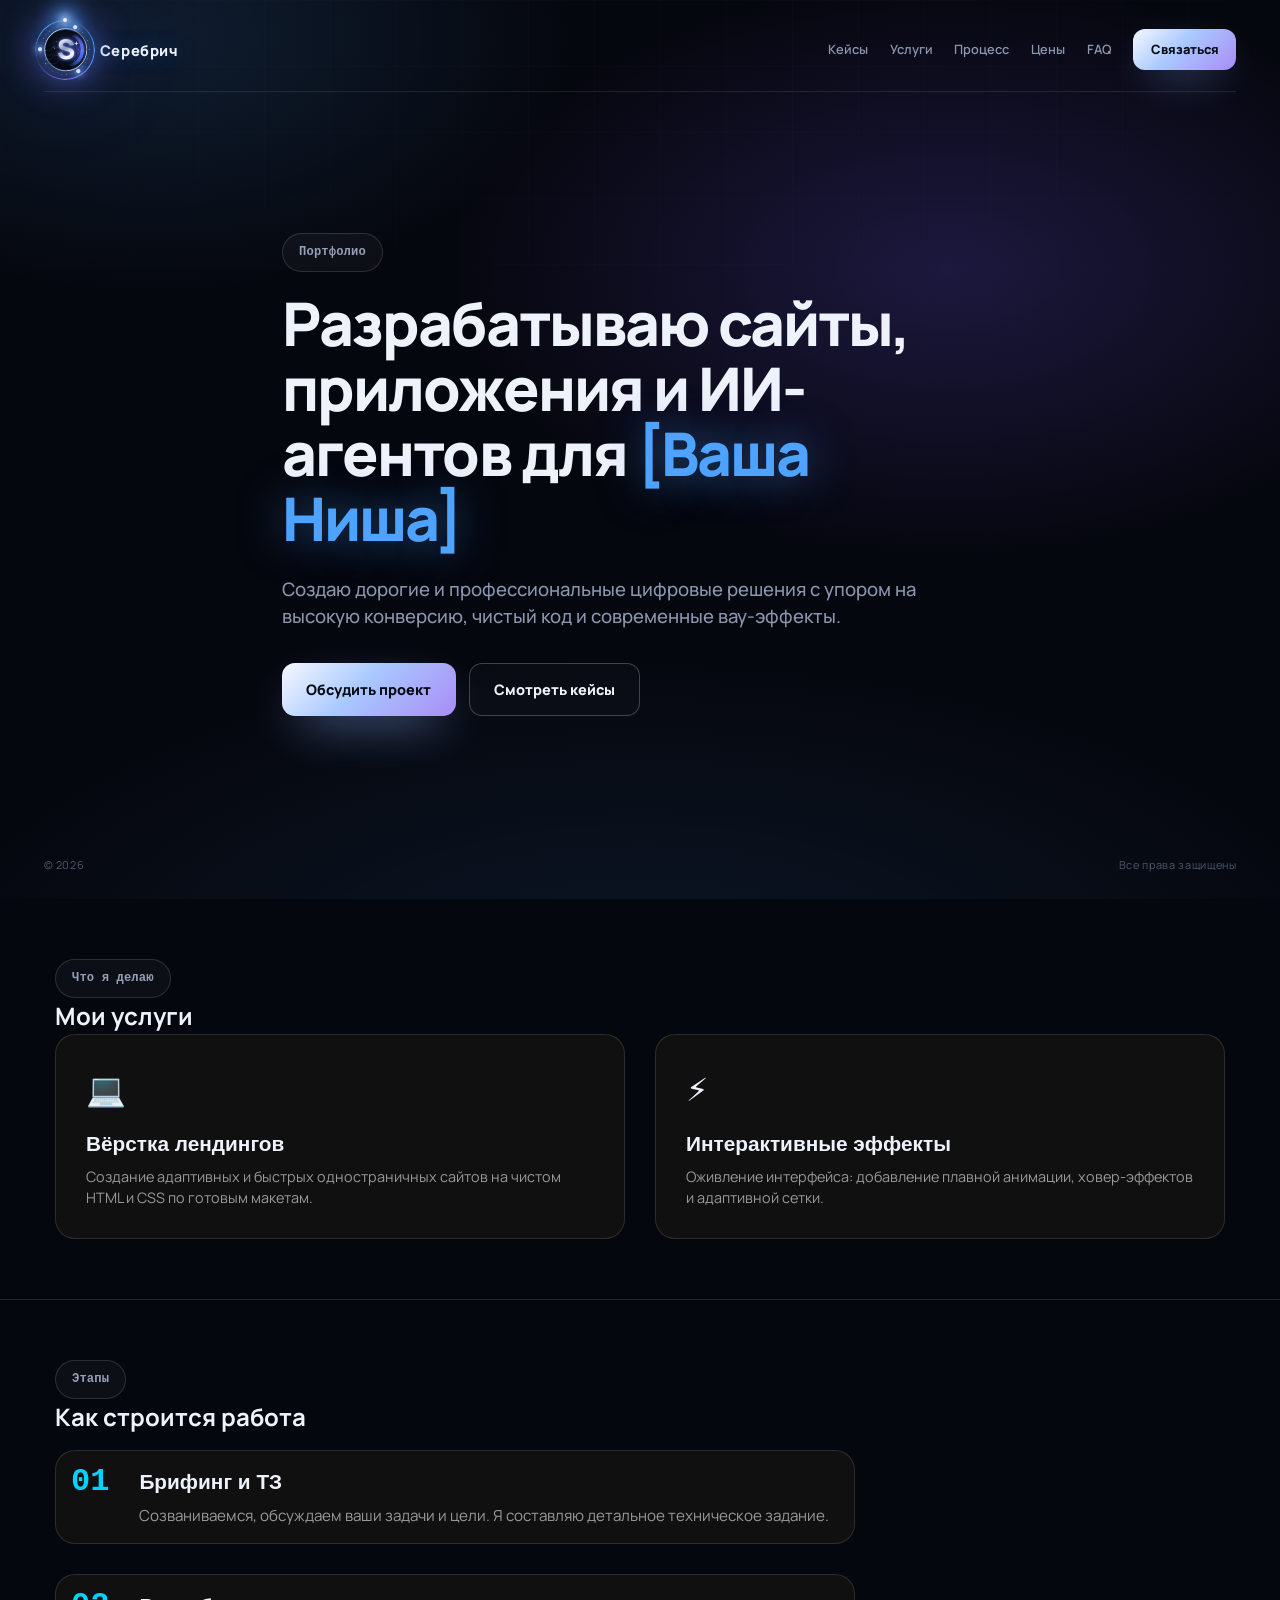
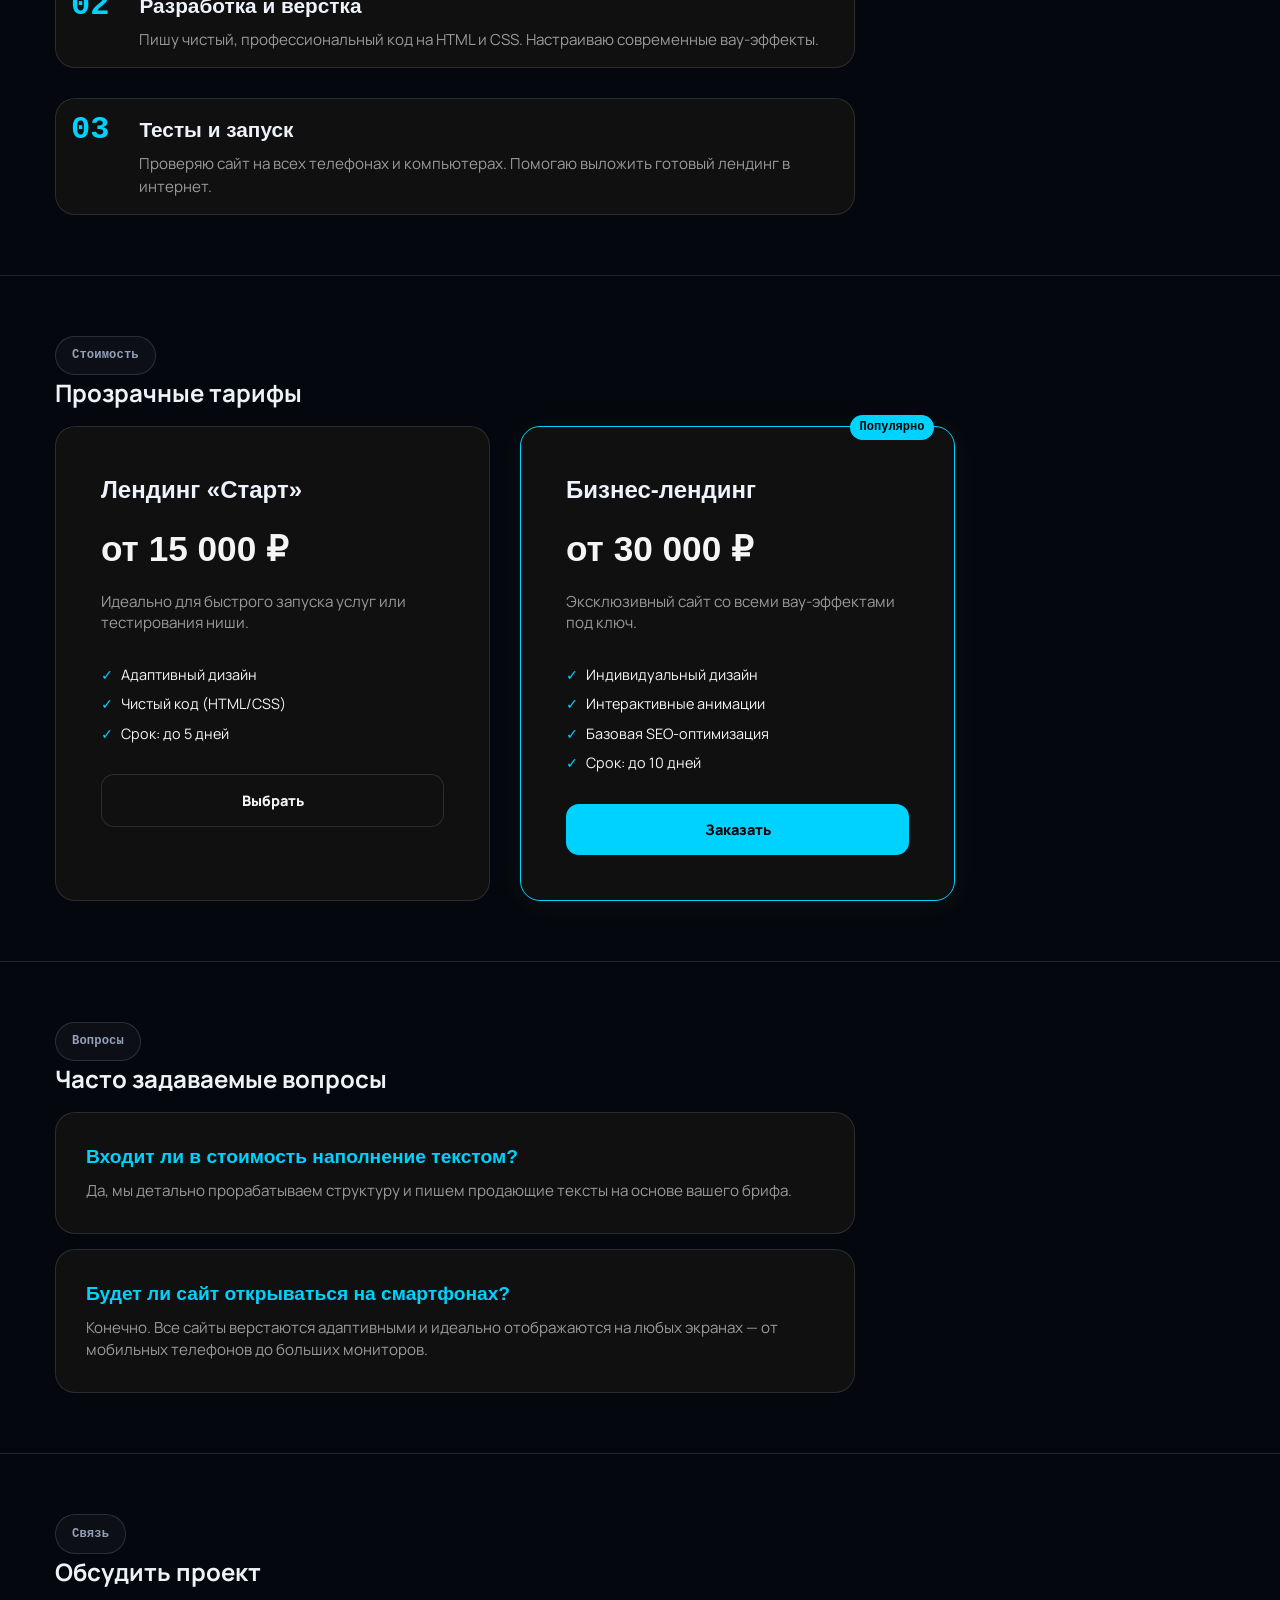
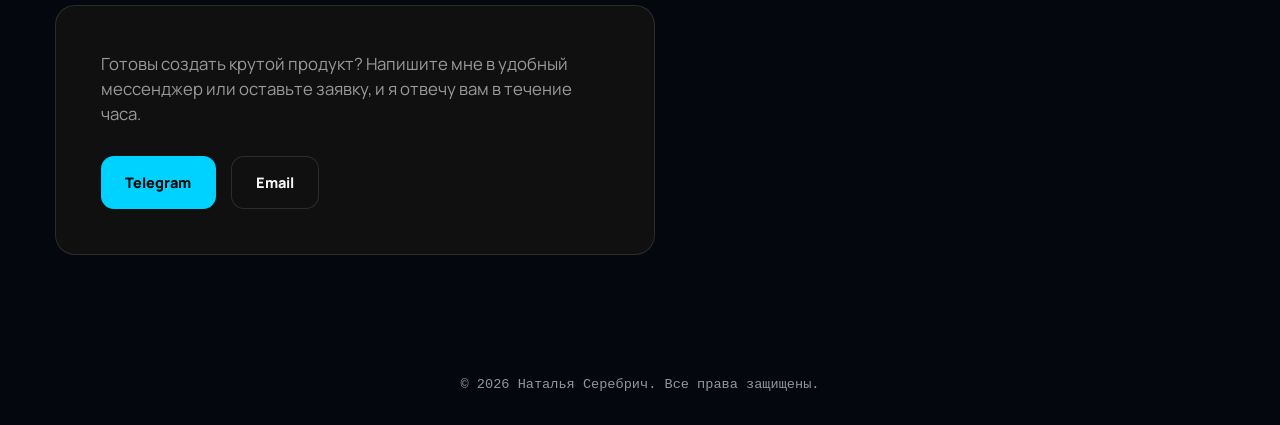
<file: index.html>
<!DOCTYPE html>
<html lang="ru">
<head>
<meta charset="UTF-8">
<meta name="viewport" content="width=device-width, initial-scale=1">
<title>Серебрич — первый экран</title>
<link rel="preconnect" href="https://fonts.googleapis.com">
<link rel="preconnect" href="https://fonts.gstatic.com" crossorigin>
<link href="https://fonts.googleapis.com/css2?family=Manrope:wght@400;500;600;700;800&display=swap" rel="stylesheet">
<link rel="stylesheet" href="style.css">
<style>
*{box-sizing:border-box}
html,body{margin:0}
body{
  min-height:100vh;background:#05070e;color:#eef2fb;
  font-family:'Manrope',system-ui,-apple-system,'Segoe UI',sans-serif;
  -webkit-font-smoothing:antialiased;
  display:flex;flex-direction:column;
  overflow-x:hidden;
}
.defs{position:absolute;width:0;height:0;overflow:hidden}

/* ============ ФОН: свет и сетка ============ */
.page{position:relative;isolation:isolate;flex:1;display:flex;flex-direction:column;
      padding:clamp(18px,2.2vw,34px) clamp(20px,3.4vw,64px) clamp(16px,2vw,28px)}
.page::before{
  content:"";position:absolute;inset:0;z-index:-2;
  background:
    radial-gradient(56% 46% at 74% 30%, rgba(122,92,255,.20), transparent 70%),
    radial-gradient(46% 40% at 12% 4%,  rgba(77,163,255,.14), transparent 72%),
    radial-gradient(80% 52% at 50% 110%, rgba(77,163,255,.10), transparent 72%),
    #05070e;
}
.page::after{
  content:"";position:absolute;inset:0;z-index:-1;opacity:.5;pointer-events:none;
  background-image:
    linear-gradient(rgba(255,255,255,.030) 1px,transparent 1px),
    linear-gradient(90deg,rgba(255,255,255,.030) 1px,transparent 1px);
  background-size:66px 66px;
  -webkit-mask-image:radial-gradient(120% 80% at 50% 0%,#000 10%,transparent 74%);
          mask-image:radial-gradient(120% 80% at 50% 0%,#000 10%,transparent 74%);
}

/* ============ ШАПКА (из нашего варианта) ============ */
.hd{
  display:flex;align-items:center;justify-content:space-between;gap:18px;
  padding-bottom:clamp(12px,1.5vw,20px);border-bottom:1px solid rgba(255,255,255,.09);
  position:relative;z-index:3;
}
.brandchip{display:flex;align-items:center;gap:clamp(11px,1vw,17px);min-width:0}
.brand{
  font-size:clamp(14px,1.15vw,16px);font-weight:800;letter-spacing:.04em;color:#eef2fb;
  text-decoration:none;white-space:nowrap;text-shadow:0 0 22px rgba(77,163,255,.35);
}
.nav{display:flex;align-items:center;gap:clamp(11px,1.7vw,26px)}
.nav a{color:#8b95ad;font-size:clamp(12px,1vw,14px);font-weight:600;text-decoration:none;transition:color .2s;white-space:nowrap}
.nav a:hover{color:#fff}
.nav .cta{
  padding:clamp(8px,.85vw,11px) clamp(14px,1.4vw,22px);border-radius:12px;color:#060b18;font-weight:800;
  background:linear-gradient(135deg,#f4f8ff,#a9c8ff 45%,#a98cf5);
  box-shadow:0 14px 40px -16px rgba(140,175,255,.95);
}

/* ============ ЗНАК: логотип неподвижен, кольца вращаются ============ */
.med{
  position:relative;display:grid;place-items:center;width:var(--core);height:var(--core);flex:none;
  --o:calc(var(--core) * .075);--oo:calc(var(--core) * .185);
}
.med__halo{
  position:absolute;inset:calc(var(--core) * -.42);border-radius:50%;
  background:radial-gradient(circle,rgba(77,163,255,.22),rgba(122,92,255,.15) 46%,transparent 72%);
  filter:blur(22px);animation:breathe 8s ease-in-out infinite;
}
.med__orbit{position:absolute;inset:calc(var(--o) * -1);border-radius:50%;animation:spin 20s linear infinite reverse}
.med__orbit::before{
  content:"";position:absolute;inset:0;border-radius:50%;
  background:repeating-conic-gradient(from 0deg,#d8e8ff 0deg 1.4deg,transparent 1.4deg 11deg);
  -webkit-mask:radial-gradient(farthest-side,transparent calc(100% - 1.6px),#000 calc(100% - 1.6px + 1px));
          mask:radial-gradient(farthest-side,transparent calc(100% - 1.6px),#000 calc(100% - 1.6px + 1px));
  opacity:.42;filter:drop-shadow(0 0 5px rgba(120,180,255,.9));
}
.med__node{position:absolute;inset:0;transform:rotate(var(--a,0deg))}
.med__node::before{
  content:"";position:absolute;top:0;left:50%;width:3.2px;height:3.2px;margin:-1.6px 0 0 -1.6px;border-radius:50%;
  background:#eaf3ff;box-shadow:0 0 7px 2px rgba(110,170,255,.9);
}
.med__out{
  position:absolute;inset:calc(var(--oo) * -1);border-radius:50%;--t:1.7px;animation:spin 28s linear infinite;
  --grad:conic-gradient(from 20deg,transparent 0deg,#4da3ff 58deg,#8b6bff 152deg,rgba(139,107,255,.12) 232deg,#4da3ff 302deg,transparent 360deg);
}
.med__out::before{
  content:"";position:absolute;inset:0;border-radius:50%;background:var(--grad);
  -webkit-mask:radial-gradient(farthest-side,transparent calc(100% - var(--t)),#000 calc(100% - var(--t) + 1px));
          mask:radial-gradient(farthest-side,transparent calc(100% - var(--t)),#000 calc(100% - var(--t) + 1px));
}
.med__glow{position:absolute;inset:0;filter:blur(8px);opacity:.95}
.med__glow::before{
  content:"";position:absolute;inset:0;border-radius:50%;background:var(--grad);
  -webkit-mask:radial-gradient(farthest-side,transparent calc(100% - var(--t)),#000 calc(100% - var(--t) + 1px));
          mask:radial-gradient(farthest-side,transparent calc(100% - var(--t)),#000 calc(100% - var(--t) + 1px));
}
.med__spark{
  position:absolute;top:0;left:50%;width:4px;height:4px;margin:-2px 0 0 -2px;border-radius:50%;background:#fff;
  box-shadow:0 0 8px 3px rgba(200,225,255,.95),0 0 20px 8px #4da3ff;
}
.med__core{
  position:relative;width:100%;height:100%;border-radius:50%;
  filter:drop-shadow(0 0 18px rgba(77,163,255,.42)) drop-shadow(0 0 46px rgba(122,92,255,.28));
}
.logoart{width:100%;height:100%;display:block}
.med--sm{--core:clamp(42px,3.4vw,50px)}
.med--sm .med__halo{inset:-30px;filter:blur(13px)}

@keyframes spin{to{transform:rotate(360deg)}}
@keyframes breathe{0%,100%{opacity:.75;transform:scale(1)}50%{opacity:1;transform:scale(1.06)}}

/* ============================================================
   ТЕКСТ — размеры и расположение как на образце 1
   ============================================================ */
.hero{
  flex:1;display:flex;align-items:center;
  padding:clamp(22px,3vw,46px) 0 clamp(22px,3vw,46px);
  position:relative;z-index:2;
}
.stack{
  width:100%;
  max-width:min(60%,840px);          /* блок стоит по центру, текст — по левому краю */
  margin:0 auto;
}

/* плашка «Портфолио» */
.badge{
  display:inline-flex;align-items:center;
  padding:clamp(7px,.75vw,10px) clamp(13px,1.25vw,18px);
  border:1px solid rgba(255,255,255,.13);border-radius:999px;
  background:rgba(255,255,255,.035);
  color:#93a0b8;font-size:clamp(11px,.95vw,13.5px);font-weight:700;letter-spacing:.01em;
}

/* заголовок: 3 строки, очень крупный */
.h1{
  margin:clamp(14px,1.5vw,22px) 0 0;
  font-size:clamp(30px,4.7vw,68px);
  font-weight:800;line-height:1.08;letter-spacing:-.032em;
}
.h1 .acc{color:#4da3ff;text-shadow:0 0 44px rgba(77,163,255,.5)}

/* пояснение: 2 строки */
.lede{
  margin:clamp(17px,1.9vw,28px) 0 0;
  max-width:660px;
  color:#8b95ad;font-weight:500;
  font-size:clamp(14px,1.45vw,20px);line-height:1.5;
}

/* кнопки */
.acts{display:flex;flex-wrap:wrap;gap:clamp(10px,1vw,15px);margin-top:clamp(24px,2.5vw,38px)}
.btn{
  display:inline-flex;align-items:center;justify-content:center;text-decoration:none;
  padding:clamp(12px,1.13vw,17px) clamp(18px,1.9vw,32px);border-radius:13px;
  font-size:clamp(12.5px,1.13vw,15.5px);font-weight:800;
  transition:transform .22s,box-shadow .22s,border-color .22s;
}
.btn--grad{color:#060b18;background:linear-gradient(135deg,#f6f9ff,#a9c8ff 45%,#a98cf5);
           box-shadow:0 18px 50px -18px rgba(140,175,255,.95)}
.btn--grad:hover{transform:translateY(-2px)}
.btn--out{color:#eef2fb;border:1px solid rgba(255,255,255,.22);background:rgba(255,255,255,.02)}
.btn--out:hover{transform:translateY(-2px);border-color:rgba(77,163,255,.55)}

/* ============ НИЖНЯЯ СТРОКА ============ */
.foot{
  display:flex;align-items:center;justify-content:space-between;gap:14px;
  color:#4e5769;font-size:clamp(10.5px,.85vw,12px);letter-spacing:.06em;
  position:relative;z-index:2;
}

@media (max-width:1000px){
  .stack{max-width:100%}
}
@media (max-width:760px){
  .nav a:not(.cta){display:none}
  .med__orbit{display:none}
  .h1{font-size:clamp(28px,8.4vw,44px)}
  .lede{font-size:clamp(14px,3.6vw,17px)}
  .btn{flex:1 1 100%}
}
@media (prefers-reduced-motion:reduce){*,*::before,*::after{animation:none !important}}
</style>
</head>
<body>

<!-- ===== знак: векторная копия, в вёрстке встанет сам файл ===== -->
<svg class="defs" aria-hidden="true" focusable="false">
  <defs>
    <linearGradient id="chrome" x1="0" y1="0" x2="1" y2="1">
      <stop offset="0" stop-color="#ffffff"/><stop offset=".22" stop-color="#cfdbf2"/>
      <stop offset=".5" stop-color="#7f8dab"/><stop offset=".78" stop-color="#eef4ff"/>
      <stop offset="1" stop-color="#9aa8c6"/>
    </linearGradient>
    <linearGradient id="metal" x1=".08" y1="0" x2=".42" y2="1">
      <stop offset="0" stop-color="#ffffff"/><stop offset=".3" stop-color="#e2ebfc"/>
      <stop offset=".56" stop-color="#8e9dbb"/><stop offset=".8" stop-color="#f8fbff"/>
      <stop offset="1" stop-color="#b7c4dd"/>
    </linearGradient>
    <radialGradient id="disc" cx="50%" cy="42%" r="66%">
      <stop offset="0" stop-color="#111c31"/><stop offset=".7" stop-color="#060a14"/><stop offset="1" stop-color="#03050b"/>
    </radialGradient>
    <linearGradient id="cres" x1=".55" y1="0" x2="1" y2="1">
      <stop offset="0" stop-color="#8b6bff"/><stop offset="1" stop-color="#3f7bff"/>
    </linearGradient>
    <radialGradient id="mCres" cx=".86" cy=".53" r=".44">
      <stop offset="0" stop-color="#fff"/><stop offset=".5" stop-color="#fff" stop-opacity=".7"/><stop offset="1" stop-color="#000"/>
    </radialGradient>
    <radialGradient id="cresGlow" cx="88%" cy="52%" r="46%">
      <stop offset="0" stop-color="#6f5cff" stop-opacity=".5"/>
      <stop offset=".6" stop-color="#3f7bff" stop-opacity=".16"/><stop offset="1" stop-color="#3f7bff" stop-opacity="0"/>
    </radialGradient>
    <filter id="fS" x="-55%" y="-55%" width="210%" height="210%">
      <feDropShadow dx="0" dy="0" stdDeviation="8" flood-color="#759dfd" flood-opacity=".8"/>
      <feDropShadow dx="0" dy="0" stdDeviation="20" flood-color="#7a5cff" flood-opacity=".45"/>
    </filter>
    <filter id="fNode" x="-170%" y="-170%" width="440%" height="440%">
      <feDropShadow dx="0" dy="0" stdDeviation="4" flood-color="#8fc0ff" flood-opacity=".95"/>
    </filter>
    <filter id="fLine" x="-30%" y="-30%" width="160%" height="160%">
      <feDropShadow dx="0" dy="0" stdDeviation="3" flood-color="#7fb3ff" flood-opacity=".75"/>
    </filter>
    <symbol id="logo" viewBox="0 0 420 420">
      <circle cx="210" cy="210" r="203" fill="none" stroke="url(#chrome)" stroke-width="8"/>
      <circle cx="210" cy="210" r="196" fill="none" stroke="#070b16" stroke-width="4" opacity=".9"/>
      <circle cx="210" cy="210" r="194" fill="url(#disc)"/>
      <circle cx="210" cy="210" r="194" fill="url(#cresGlow)"/>
      <circle cx="210" cy="210" r="170" fill="none" stroke="#9fc0ff" stroke-width="1.4" stroke-dasharray="1.6 11" opacity=".3"/>
      <g mask="url(#mcres)">
        <circle cx="210" cy="210" r="160" fill="none" stroke="url(#cres)" stroke-width="34"
                stroke-linecap="round" stroke-dasharray="2.6 6.4"/>
      </g>
      <g fill="none" stroke="#8fb8ff" stroke-width="1.7" opacity=".3" filter="url(#fLine)">
        <path d="M14 258 H92 L120 230 H178"/>
        <path d="M14 300 H66 L100 266 H152"/>
        <path d="M14 342 H114 L146 310 H196"/>
        <path d="M14 216 H58 L86 188 H138"/>
        <path d="M96 178 V132 H124"/>
      </g>
      <g fill="#d9e8ff" opacity=".8" filter="url(#fNode)">
        <circle cx="14" cy="258" r="3.4"/><circle cx="14" cy="300" r="3.4"/><circle cx="14" cy="342" r="3.4"/>
        <circle cx="14" cy="216" r="3"/><circle cx="178" cy="230" r="2.8"/><circle cx="152" cy="266" r="2.8"/>
        <circle cx="96" cy="178" r="3"/><circle cx="124" cy="132" r="2.8"/><circle cx="86" cy="188" r="2.6"/>
      </g>
      <g fill="none" stroke="#a8c9ff" stroke-width="1.5" opacity=".42" filter="url(#fLine)">
        <path d="M296 312 C330 276 338 246 330 206"/>
        <path d="M330 206 C338 184 350 170 368 160"/>
        <path d="M330 206 C317 188 312 172 310 152"/>
        <path d="M324 242 C342 234 354 226 363 216"/>
      </g>
      <g fill="#d6e7ff" opacity=".85" filter="url(#fNode)">
        <circle cx="368" cy="160" r="3.2"/><circle cx="310" cy="152" r="3"/><circle cx="363" cy="216" r="2.6"/>
        <circle cx="296" cy="312" r="2.6"/><circle cx="330" cy="206" r="2.4"/>
      </g>
      <g filter="url(#fS)">
        <text x="208" y="299" text-anchor="middle" font-family="Manrope, sans-serif" font-weight="800"
              font-size="262" letter-spacing="-6" fill="url(#metal)" stroke="#ffffff" stroke-opacity=".16" stroke-width="1.4">S</text>
      </g>
      <g transform="translate(312,148) scale(.72)" filter="url(#fNode)">
        <path d="M0,-30 L5.5,-6 L30,0 L5.5,6 L0,30 L-5.5,6 L-30,0 L-5.5,-6 Z" fill="#ffffff"/>
      </g>
      <g transform="translate(103,196) scale(.3)">
        <path d="M0,-30 L5.5,-6 L30,0 L5.5,6 L0,30 L-5.5,6 L-30,0 L-5.5,-6 Z" fill="#dce9ff" opacity=".7"/>
      </g>
    </symbol>
    <mask id="mcres"><rect x="0" y="0" width="420" height="420" fill="url(#mCres)"/></mask>
  </defs>
</svg>

<div class="page">

  <!-- ============ ШАПКА ============ -->
  <header class="hd">
    <div class="brandchip">
      <div class="med med--sm" role="img" aria-label="Знак бренда">
        <span class="med__halo"></span>
        <span class="med__out"><i class="med__glow"></i><i class="med__spark"></i></span>
        <span class="med__orbit">
          <i class="med__node" style="--a:24deg"></i>
          <i class="med__node" style="--a:148deg"></i>
          <i class="med__node" style="--a:272deg"></i>
        </span>
        <span class="med__core"><svg class="logoart" viewBox="0 0 420 420"><use href="#logo"/></svg></span>
      </div>
      <a class="brand" href="#">Серебрич</a>
    </div>

    <nav class="nav">
      <a href="#">Кейсы</a>
      <a href="#">Услуги</a>
      <a href="#">Процесс</a>
      <a href="#">Цены</a>
      <a href="#">FAQ</a>
      <a class="cta" href="#">Связаться</a>
    </nav>
  </header>

  <!-- ============ ПЕРВЫЙ ЭКРАН ============ -->
  <main class="hero">
    <div class="stack">

      <span class="badge">Портфолио</span>

      <h1 class="h1">Разрабатываю сайты, приложения и ИИ-агентов для <span class="acc">[Ваша Ниша]</span></h1>

      <p class="lede">Создаю дорогие и профессиональные цифровые решения с упором на высокую конверсию, чистый код и современные вау-эффекты.</p>

      <div class="acts">
        <a class="btn btn--grad" href="#">Обсудить проект</a>
        <a class="btn btn--out" href="#">Смотреть кейсы</a>
      </div>

    </div>
  </main>

  <footer class="foot">
    <span>© 2026</span>
    <span>Все права защищены</span>
  </footer>

</div>
<section id="services" class="services-section">
    <div class="container">
        <div class="badge">Что я делаю</div>
        <h2 class="section-title">Мои услуги</h2>
        
        <div class="services-grid">
            <!-- Услуга 1 -->
            <div class="service-card">
                <div class="service-icon">💻</div>
                <h3>Вёрстка лендингов</h3>
                <p>Создание адаптивных и быстрых одностраничных сайтов на чистом HTML и CSS по готовым макетам.</p>
            </div>

            <!-- Услуга 2 -->
            <div class="service-card">
                <div class="service-icon">⚡</div>
                <h3>Интерактивные эффекты</h3>
                <p>Оживление интерфейса: добавление плавной анимации, ховер-эффектов и адаптивной сетки.</p>
            </div>
        </div>       <!-- TASK 6: Блок Услуги -->

    </div>
</section>       
        </div>
    </section>
    <!-- TASK 7: Блок Процесс работы -->
    <section id="process" class="process-section">
        <div class="container">
            <div class="badge">Этапы</div>
            <h2 class="section-title">Как строится работа</h2>
            
            <div class="process-steps">
                <!-- Шаг 1 -->
                <div class="step-item">
                    <div class="step-number">01</div>
                    <div class="step-info">
                        <h3>Брифинг и ТЗ</h3>
                        <p>Созваниваемся, обсуждаем ваши задачи и цели. Я составляю детальное техническое задание.</p>
                    </div>
                </div>

                <!-- Шаг 2 -->
                <div class="step-item">
                    <div class="step-number">02</div>
                    <div class="step-info">
                        <h3>Разработка и верстка</h3>
                        <p>Пишу чистый, профессиональный код на HTML и CSS. Настраиваю современные вау-эффекты.</p>
                    </div>
                </div>

                <!-- Шаг 3 -->
                <div class="step-item">
                    <div class="step-number">03</div>
                    <div class="step-info">
                        <h3>Тесты и запуск</h3>
                        <p>Проверяю сайт на всех телефонах и компьютерах. Помогаю выложить готовый лендинг в интернет.</p>
                    </div>
                </div>
            </div>
        </div>
    </section>
   <!-- TASK 8: Блок Цены -->
   <section id="prices" class="prices-section">
    <div class="container">
        <div class="badge">Стоимость</div>
        <h2 class="section-title">Прозрачные тарифы</h2>
        
        <div class="prices-grid">
            <!-- Тариф 1 -->
            <div class="price-card">
                <h3>Лендинг «Старт»</h3>
                <div class="card-price">от 15 000 ₽</div>
                <p class="price-desc">Идеально для быстрого запуска услуг или тестирования ниши.</p>
                <ul class="price-features">
                    <li>Адаптивный дизайн</li>
                    <li>Чистый код (HTML/CSS)</li>
                    <li>Срок: до 5 дней</li>
                </ul>
                <a href="#contact" class="btn btn-secondary" style="margin-left: 0; width: 100%; text-align: center; justify-content: center;">Выбрать</a>
            </div>

            <!-- Тариф 2 -->
            <div class="price-card featured">
                <div class="card-badge">Популярно</div>
                <h3>Бизнес-лендинг</h3>
                <div class="card-price">от 30 000 ₽</div>
                <p class="price-desc">Эксклюзивный сайт со всеми вау-эффектами под ключ.</p>
                <ul class="price-features">
                    <li>Индивидуальный дизайн</li>
                    <li>Интерактивные анимации</li>
                    <li>Базовая SEO-оптимизация</li>
                    <li>Срок: до 10 дней</li>
                </ul>
                <a href="#contact" class="btn btn-primary" style="width: 100%; text-align: center; justify-content: center;">Заказать</a>
            </div>
        </div>
    </div>
</section>
 <!-- TASK 9: Блок FAQ -->
 <section id="faq" class="faq-section">
    <div class="container">
        <div class="badge">Вопросы</div>
        <h2 class="section-title">Часто задаваемые вопросы</h2>
        
        <div class="faq-list">
            <!-- Вопрос 1 -->
            <div class="faq-item">
                <div class="faq-question">Входит ли в стоимость наполнение текстом?</div>
                <div class="faq-answer">Да, мы детально прорабатываем структуру и пишем продающие тексты на основе вашего брифа.</div>
            </div>

            <!-- Вопрос 2 -->
            <div class="faq-item">
                <div class="faq-question">Будет ли сайт открываться на смартфонах?</div>
                <div class="faq-answer">Конечно. Все сайты верстаются адаптивными и идеально отображаются на любых экранах — от мобильных телефонов до больших мониторов.</div>
            </div>
        </div>
    </div>
</section>

    <!-- TASK 10: Блок Контакты -->
    <section id="contact" class="contact-section">
        <div class="container">
            <div class="badge">Связь</div>
            <h2 class="section-title">Обсудить проект</h2>
            
            <div class="contact-box">
                <p class="contact-text">Готовы создать крутой продукт? Напишите мне в удобный мессенджер или оставьте заявку, и я отвечу вам в течение часа.</p>
                <div class="contact-buttons">
                    <a href="https://t.me" class="btn btn-primary" target="_blank">Telegram</a>
                    <a href="mailto:your_email@example.com" class="btn btn-secondary" style="margin-left: 0;">Email</a>
                </div>
            </div>
        </div>
    </section>
</main>

<footer>
    <div class="container">
        <p style="text-align: center; padding: var(--block-padding) 0; color: var(--fg-muted); font-family: var(--font-mono); font-size: 0.85rem;">
            &copy; 2026 Наталья Серебрич. Все права защищены.
        </p>
    </div>
</footer>

</body>
</html>
</file>
<file: style.css>
:root {
    /* Цвета (CSS-токены из ТЗ) */
    --bg: #070707;
    --bg-elevated: #101010;
    --fg: #F5F5F6;
    --fg-muted: rgba(245, 245, 245, 0.6);
    --border: rgba(245, 245, 245, 0.12);
    --accent: #00d2ff;

    /* Шрифты (Типографика из ТЗ) */
    --font-mono: 'IBM Plex Mono', monospace;
    --font-title: 'Bricolage Grotesque', 'Space Grotesque', sans-serif;
    --font-text: 'Manrope', sans-serif;

    /* Ритмика, сетка и скругления */
    --section-padding: 60px;
    --block-padding: 30px;
    --gap-small: 15px;
    --container-width: 1200px;
    --radius: 1.25rem;
    --hero-height: 85vh;
}
/* Сброс базовых отступов */
* {
    margin: 0;
    padding: 0;
    box-sizing: border-box;
}

/* Базовые стили страницы */
body {
    background-color: var(--bg);
    color: var(--fg);
    font-family: var(--font-text);
    line-height: 1.5;
    min-height: 100vh;
}

/* Ограничитель ширины сайта (контейнер) */
.container {
    max-width: var(--container-width);
    margin: 0 auto;
    padding: 0 var(--gap-small);
}
/* Стили шапки */
.header {
    border-bottom: 1px solid var(--border);
    position: sticky;
    top: 0;
    background: rgba(7, 7, 7, 0.8);
    backdrop-filter: blur(12px);
    z-index: 100;
}
.header-container {
    display: flex;
    justify-content: space-between;
    align-items: center;
    height: 70px;
}
.logo {
    font-family: var(--font-title);
    font-weight: bold;
    font-size: 1.3rem;
    letter-spacing: -0.02em;
}
.nav-list {
    display: flex;
    list-style: none;
    gap: var(--block-padding);
}
.nav-link {
    color: var(--fg-muted);
    text-decoration: none;
    font-family: var(--font-mono);
    font-size: 0.9rem;
    transition: color 0.2s ease;
}
.nav-link:hover {
    color: var(--accent);
}

/* Кнопки */
.btn {
    display: inline-flex;
    align-items: center;
    padding: 0.6rem 1.2rem;
    border-radius: calc(var(--radius) * 0.7);
    font-family: var(--font-text);
    font-weight: 600;
    text-decoration: none;
    font-size: 0.9rem;
    transition: all 0.2s ease;
    cursor: pointer;
}
.btn-primary {
    background-color: var(--accent);
    color: var(--bg);
}
.btn-primary:hover {
    transform: translateY(-2px);
    box-shadow: 0 4px 20px rgba(181, 255, 77, 0.3);
}
.btn-secondary {
    background-color: var(--bg-elevated);
    color: var(--fg);
    border: 1px solid var(--border);
    margin-left: var(--gap-small);
}
.btn-secondary:hover {
    background-color: var(--border);
    transform: translateY(-2px);
}

/* Главный экран (Hero) */
.hero {
    min-height: var(--hero-height);
    display: flex;
    align-items: center;
    padding: var(--section-padding) 0;
}
.hero-container {
    display: flex;
    flex-direction: column;
    align-items: flex-start;
    gap: var(--gap-small);
    max-width: 800px;
}
.badge {
    background-color: var(--bg-elevated);
    border: 1px solid var(--border);
    padding: 0.3rem 0.8rem;
    border-radius: 50px;
    font-family: var(--font-mono);
    font-size: 0.8rem;
    color: var(--accent);
}
.hero-title {
    font-family: var(--font-title);
    font-size: 3.5rem;
    line-height: 1.1;
    font-weight: 800;
    letter-spacing: -0.03em;
}
.text-accent {
    color: var(--accent);
}
.hero-text {
    font-size: 1.15rem;
    color: var(--fg-muted);
    max-width: 600px;
    margin-bottom: var(--gap-small);
}
.case-card {
    background-color: var(--bg-elevated);
    border: 1px solid var(--border);
    border-radius: var(--radius);
    overflow: hidden;
    transition: transform 0.3s ease, border-color 0.3s ease;
}
.case-card:hover {
    transform: translateY(-6px);
    border-color: var(--accent);
}
/* Блок Услуги */
.services-section {
    padding: var(--section-padding) 0;
    border-bottom: 1px solid var(--border);
}
.services-grid {
    display: grid;
    grid-template-columns: repeat(auto-fit, minmax(280px, 1fr));
    gap: var(--block-padding);
}
.service-card {
    background-color: var(--bg-elevated);
    border: 1px solid var(--border);
    padding: var(--block-padding);
    border-radius: var(--radius);
    transition: all 0.3s ease;
}

.service-card:hover {
    background-color: var(--bg-elevated);
    border-color: var(--accent);
    transform: translateY(-4px);
}
.service-icon {
    font-size: 2rem;
    margin-bottom: var(--gap-small);
}
.service-card h3 {
    font-family: var(--font-title);
    font-size: 1.3rem;
    margin-bottom: 0.5rem;
}
.service-card p {
    color: var(--fg-muted);
    font-size: 0.9rem;
    line-height: 1.4;
}
/* Блок Процесс работы */
.process-section {
    padding: var(--section-padding) 0;
    border-bottom: 1px solid var(--border);
}
.process-steps {
    display: flex;
    flex-direction: column;
    gap: var(--block-padding);
    max-width: 800px;
    margin-top: var(--gap-small);
}
.step-item {
    display: flex;
    gap: var(--block-padding);
    padding: var(--gap-small);
    border-radius: var(--radius);
    background-color: var(--bg-elevated);
    border: 1px solid var(--border);
    transition: all 0.3s ease;
}
/* Интерактивный ховер-эффект */
.step-item:hover {
    border-color: var(--accent);
    transform: translateX(6px);
}
.step-number {
    font-family: var(--font-mono);
    font-size: 2rem;
    font-weight: bold;
    color: var(--accent);
    line-height: 1;
}
.step-info h3 {
    font-family: var(--font-title);
    font-size: 1.3rem;
    margin-bottom: 0.5rem;
}
.step-info p {
    color: var(--fg-muted);
    font-size: 0.95rem;
    line-height: 1.5;
}
  /* Блок Цены */
.prices-section {
    padding: var(--section-padding) 0;
    border-bottom: 1px solid var(--border);
}
.prices-grid {
    display: grid;
    grid-template-columns: repeat(auto-fit, minmax(300px, 1fr));
    gap: var(--block-padding);
    max-width: 900px;
    margin-top: var(--gap-small);
}
.price-card {
    background-color: var(--bg-elevated);
    border: 1px solid var(--border);
    padding: calc(var(--block-padding) * 1.5);
    border-radius: var(--radius);
    position: relative;
    display: flex;
    flex-direction: column;
    gap: var(--gap-small);
    transition: transform 0.3s ease;
}
.price-card:hover {
    transform: translateY(-4px);
}
.price-card.featured {
    border-color: var(--accent);
    box-shadow: 0 4px 30px rgba(181, 255, 77, 0.05);
}
.price-card .card-badge {
    position: absolute;
    top: -12px;
    right: 20px;
    background-color: var(--accent);
    color: var(--bg);
    padding: 0.2rem 0.6rem;
    font-family: var(--font-mono);
    font-size: 0.75rem;
    font-weight: bold;
    border-radius: 50px;
}
.price-card h3 {
    font-family: var(--font-title);
    font-size: 1.5rem;
}
.card-price {
    font-family: var(--font-title);
    font-size: 2.2rem;
    font-weight: 800;
    color: var(--fg);
}
.price-desc {
    color: var(--fg-muted);
    font-size: 0.95rem;
    line-height: 1.4;
}
.price-features {
    list-style: none;
    display: flex;
    flex-direction: column;
    gap: 0.5rem;
    margin: var(--gap-small) 0;
    padding: 0;
}
.price-features li {
    font-size: 0.9rem;
    color: var(--fg);
    display: flex;
    align-items: center;
    gap: 0.5rem;
}
.price-features li::before {
    content: "✓";
    color: var(--accent);
    font-weight: bold;
}
  /* Блок FAQ */
.faq-section {
    padding: var(--section-padding) 0;
    border-bottom: 1px solid var(--border);
}
.faq-list {
    display: flex;
    flex-direction: column;
    gap: var(--gap-small);
    max-width: 800px;
    margin-top: var(--gap-small);
}
.faq-item {
    background-color: var(--bg-elevated);
    border: 1px solid var(--border);
    padding: var(--block-padding);
    border-radius: var(--radius);
}
.faq-question {
    font-family: var(--font-title);
    font-size: 1.2rem;
    font-weight: 700;
    color: var(--accent);
    margin-bottom: 0.5rem;
}
.faq-answer {
    color: var(--fg-muted);
    font-size: 0.95rem;
    line-height: 1.5;
}
/* Блок Контакты */
.contact-section {
    padding: var(--section-padding) 0;
    padding-bottom: calc(var(--section-padding) * 1.5);
}
.contact-box {
    background-color: var(--bg-elevated);
    border: 1px solid var(--border);
    padding: calc(var(--block-padding) * 1.5);
    border-radius: var(--radius);
    max-width: 600px;
    margin-top: var(--gap-small);
}
.contact-text {
    color: var(--fg-muted);
    font-size: 1.05rem;
    line-height: 1.5;
    margin-bottom: var(--block-padding);
}
.contact-buttons {
    display: flex;
    gap: var(--gap-small);
    flex-wrap: wrap;
}
</file>
